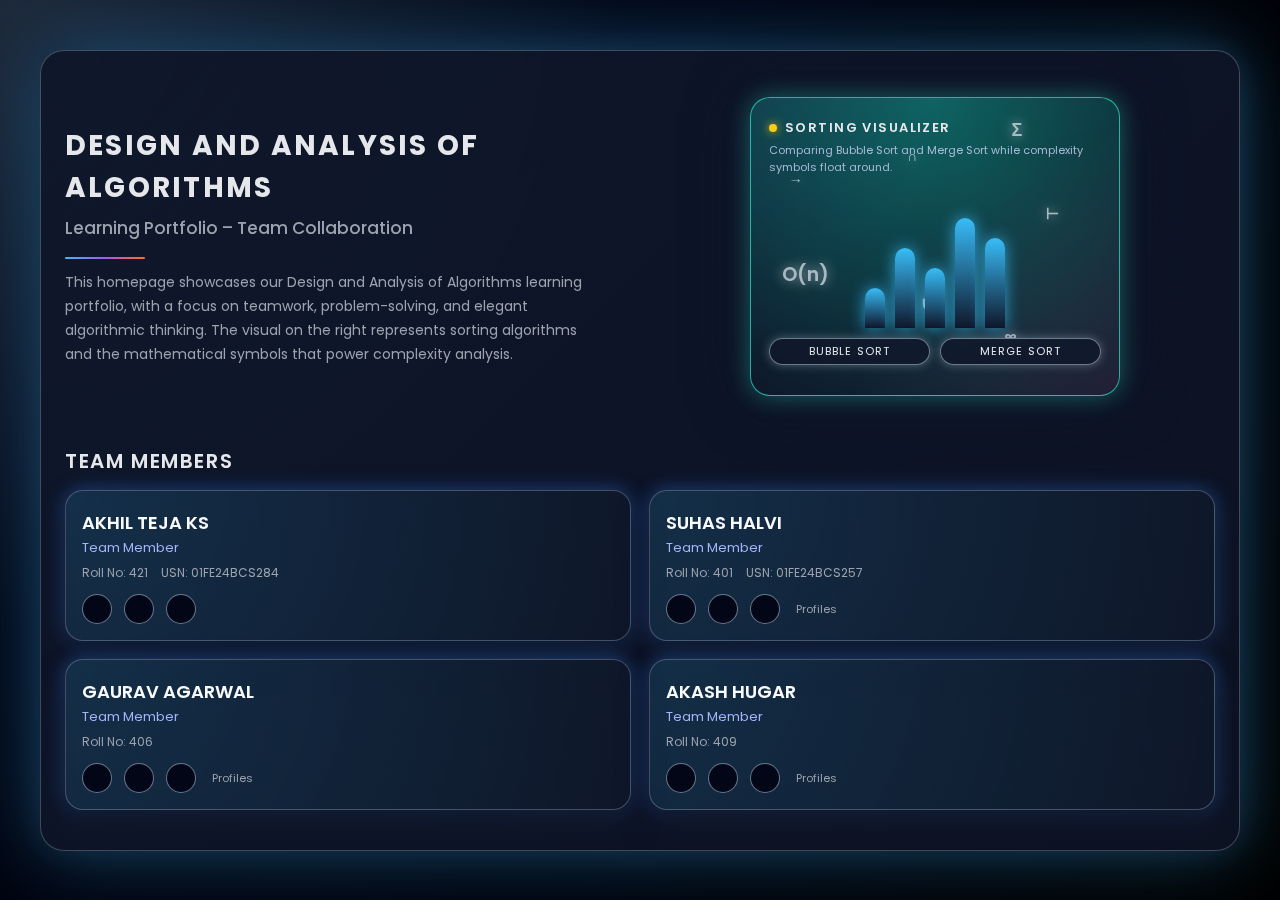
<file: index.html>
<!DOCTYPE html>
<html lang="en">
<head>
  <meta charset="UTF-8" />
  <title>DAA Learning Portfolio - Team</title>
  <meta name="viewport" content="width=device-width, initial-scale=1.0" />

  <!-- Font: Poppins -->
  <link href="https://fonts.googleapis.com/css2?family=Poppins:wght@300;400;600;700&display=swap" rel="stylesheet">

  <!-- Icons: Font Awesome -->
  <link
    rel="stylesheet"
    href="https://cdnjs.cloudflare.com/ajax/libs/font-awesome/6.5.1/css/all.min.css"
    integrity="sha512-DTOQO9RWCH3ppGqcWaEA1BIZOC6xxalwEsw9c2QQeAIftl+Vegovlnee1c9QX4TctnWMn13TZye+giMm8e2LwA=="
    crossorigin="anonymous"
    referrerpolicy="no-referrer"
  />

  <style>
    * {
      box-sizing: border-box;
      margin: 0;
      padding: 0;
    }

    body {
      min-height: 100vh;
      background: radial-gradient(circle at top left, #1e293b 0, #020617 40%, #000000 100%);
      font-family: "Poppins", sans-serif;
      color: #e5e7eb;
      display: flex;
      justify-content: center;
      align-items: center;
      padding: 30px 10px;
    }

    .page-wrapper {
      width: 100%;
      max-width: 1200px;
      background: linear-gradient(135deg, rgba(15,23,42,0.95), rgba(15,23,42,0.8));
      border-radius: 24px;
      border: 1px solid rgba(148,163,184,0.4);
      box-shadow:
        0 0 80px rgba(56,189,248,0.35),
        0 0 30px rgba(15,23,42,0.9);
      padding: 28px 24px 40px;
      backdrop-filter: blur(10px);
    }

    /* HERO SECTION */
    .hero {
      display: flex;
      flex-wrap: wrap;
      gap: 30px;
      align-items: center;
      justify-content: space-between;
      margin-bottom: 32px;
    }

    .hero-left {
      flex: 1 1 320px;
    }

    .hero-heading {
      font-size: 28px;
      letter-spacing: 0.08em;
      font-weight: 700;
      color: #e5e7eb;
      text-transform: uppercase;
    }

    .hero-subheading {
      margin-top: 6px;
      font-size: 17px;
      color: #9ca3af;
      font-weight: 500;
    }

    .hero-divider {
      margin: 16px 0 12px;
      height: 2px;
      width: 80px;
      border-radius: 999px;
      background: linear-gradient(to right, #38bdf8, #a855f7, #f97316);
    }

    .hero-text {
      font-size: 14px;
      line-height: 1.7;
      color: #9ca3af;
      max-width: 520px;
    }

    /* SORTING + SYMBOL ANIMATION BLOCK */
    .hero-visual {
      flex: 1 1 320px;
      position: relative;
      display: flex;
      justify-content: center;
      align-items: center;
      padding: 18px;
    }

    .sorting-panel {
      position: relative;
      width: 100%;
      max-width: 370px;
      padding: 20px 18px 22px;
      border-radius: 20px;
      background: radial-gradient(circle at top, rgba(15,118,110,0.8), rgba(15,23,42,0.95));
      border: 1px solid rgba(45,212,191,0.8);
      box-shadow:
        0 0 25px rgba(45,212,191,0.4),
        0 0 60px rgba(15,23,42,0.9);
      overflow: hidden;
    }

    .sorting-panel::before {
      content: "";
      position: absolute;
      inset: -40px;
      background:
        radial-gradient(circle at 0 0, rgba(56,189,248,0.18), transparent 55%),
        radial-gradient(circle at 100% 100%, rgba(244,114,182,0.22), transparent 55%);
      opacity: 0.5;
      pointer-events: none;
    }

    .panel-title {
      font-size: 13px;
      font-weight: 600;
      letter-spacing: 0.11em;
      text-transform: uppercase;
      color: #e5e7eb;
      margin-bottom: 4px;
      position: relative;
      z-index: 1;
      display: flex;
      align-items: center;
      gap: 8px;
    }

    .panel-dot {
      width: 8px;
      height: 8px;
      border-radius: 999px;
      background: #facc15;
      box-shadow: 0 0 10px rgba(250,204,21,0.9);
      animation: pulse-dot 1.3s infinite alternate;
    }

    @keyframes pulse-dot {
      0% { transform: scale(0.9); opacity: 0.7; }
      100% { transform: scale(1.15); opacity: 1; }
    }

    .panel-subtitle {
      font-size: 11px;
      color: #cbd5f5;
      opacity: 0.8;
      margin-bottom: 12px;
      position: relative;
      z-index: 1;
    }

    /* BARS */
    .bars-wrapper {
      position: relative;
      z-index: 1;
      height: 140px;
      display: flex;
      align-items: flex-end;
      justify-content: center;
      gap: 10px;
      margin-bottom: 10px;
    }

    .bar {
      width: 20px;
      border-radius: 999px 999px 4px 4px;
      background: linear-gradient(to top, #0f172a, #38bdf8);
      box-shadow: 0 0 16px rgba(56,189,248,0.8);
      animation: sortBars 2.5s ease-in-out infinite;
      transform-origin: bottom center;
    }

    .bar:nth-child(1) { height: 40px; animation-delay: 0s; }
    .bar:nth-child(2) { height: 80px; animation-delay: 0.15s; }
    .bar:nth-child(3) { height: 60px; animation-delay: 0.3s; }
    .bar:nth-child(4) { height: 110px; animation-delay: 0.45s; }
    .bar:nth-child(5) { height: 90px; animation-delay: 0.6s; }

    @keyframes sortBars {
      0%   { transform: translateY(0); filter: brightness(0.9); }
      25%  { transform: translateY(-5px); filter: brightness(1.15); }
      50%  { transform: translateY(0); filter: brightness(1); }
      75%  { transform: translateY(5px); filter: brightness(0.95); }
      100% { transform: translateY(0); filter: brightness(1); }
    }

    /* SORTING LABELS */
    .sort-labels {
      display: flex;
      justify-content: space-between;
      gap: 10px;
      margin-bottom: 8px;
      position: relative;
      z-index: 1;
    }

    .sort-label {
      flex: 1;
      font-size: 11px;
      padding: 4px 8px;
      border-radius: 999px;
      text-align: center;
      text-transform: uppercase;
      letter-spacing: 0.1em;
      background: rgba(15,23,42,0.85);
      border: 1px solid rgba(148,163,184,0.7);
      color: #e5e7eb;
      box-shadow: 0 0 10px rgba(148,163,184,0.5);
    }

    /* FLOATING SYMBOLS */
    .algo-symbols {
      position: absolute;
      inset: 10px;
      pointer-events: none;
      font-weight: 600;
      font-size: 16px;
      color: rgba(226,232,240,0.9);
    }

    .algo-symbol {
      position: absolute;
      opacity: 0.8;
      text-shadow: 0 0 12px rgba(248,250,252,0.8);
      animation: floatSymbol 6s ease-in-out infinite;
      white-space: nowrap;
    }

    .algo-symbol:nth-child(1) { top: 8px; left: 72%; font-size: 18px; animation-delay: 0s; }
    .algo-symbol:nth-child(2) { top: 55%; left: 6%;  font-size: 19px; animation-delay: 0.8s; }
    .algo-symbol:nth-child(3) { top: 78%; left: 70%; font-size: 16px; animation-delay: 1.4s; }
    .algo-symbol:nth-child(4) { top: 22%; left: 8%;  font-size: 14px; animation-delay: 2.1s; }
    .algo-symbol:nth-child(5) { top: 34%; left: 82%; font-size: 15px; animation-delay: 2.8s; }
    .algo-symbol:nth-child(6) { top: 66%; left: 46%; font-size: 17px; animation-delay: 3.4s; }
    .algo-symbol:nth-child(7) { top: 14%; left: 42%; font-size: 14px; animation-delay: 4.1s; }

    @keyframes floatSymbol {
      0%   { transform: translateY(0px); opacity: 0.9; }
      25%  { transform: translateY(-6px); opacity: 1; }
      50%  { transform: translateY(0px); opacity: 0.85; }
      75%  { transform: translateY(6px); opacity: 0.95; }
      100% { transform: translateY(0px); opacity: 0.9; }
    }

    /* TEAM SECTION */
    .team-section-title {
      margin-top: 12px;
      margin-bottom: 14px;
      font-size: 20px;
      font-weight: 600;
      color: #e5e7eb;
      letter-spacing: 0.08em;
      text-transform: uppercase;
    }

    .team-grid {
      display: grid;
      grid-template-columns: repeat(2, minmax(0, 1fr));
      gap: 18px;
    }

    @media (max-width: 800px) {
      .hero {
        flex-direction: column;
        align-items: flex-start;
      }
      .team-grid {
        grid-template-columns: minmax(0, 1fr);
      }
    }

    .team-card {
      position: relative;
      padding: 18px 16px 16px;
      border-radius: 18px;
      background: radial-gradient(circle at top left, rgba(56,189,248,0.16), rgba(15,23,42,0.96));
      border: 1px solid rgba(148,163,184,0.4);
      box-shadow:
        0 18px 30px rgba(15,23,42,0.9),
        0 0 20px rgba(59,130,246,0.45);
      overflow: hidden;
      transform: perspective(800px) translateY(30px) rotateX(8deg) scale(0.95);
      opacity: 0;
      transition:
        transform 0.7s cubic-bezier(0.16, 1, 0.3, 1),
        box-shadow 0.35s ease,
        opacity 0.7s ease;
    }

    .team-card::before {
      content: "";
      position: absolute;
      inset: -40%;
      background:
        conic-gradient(from 180deg, rgba(59,130,246,0.45), transparent 40%, rgba(244,114,182,0.3), transparent 70%);
      opacity: 0;
      transition: opacity 0.4s ease;
      pointer-events: none;
    }

    .team-card.visible {
      transform: perspective(800px) translateY(0) rotateX(0) scale(1);
      opacity: 1;
    }

    .team-card:hover {
      transform: perspective(900px) rotateX(6deg) rotateY(-5deg) translateY(-4px) scale(1.01);
      box-shadow:
        0 25px 40px rgba(15,23,42,0.95),
        0 0 30px rgba(56,189,248,0.8);
    }

    .team-card:hover::before {
      opacity: 0.65;
    }

    .member-name {
      font-size: 18px;
      font-weight: 600;
      color: #f9fafb;
    }

    .member-role {
      font-size: 13px;
      color: #a5b4fc;
      margin-top: 2px;
    }

    .member-meta {
      font-size: 12px;
      color: #9ca3af;
      margin-top: 6px;
    }

    .member-meta span {
      display: inline-block;
      margin-right: 10px;
    }

    .member-tag {
      margin-top: 8px;
      display: inline-flex;
      align-items: center;
      gap: 6px;
      padding: 4px 9px;
      font-size: 11px;
      border-radius: 999px;
      background: rgba(15,23,42,0.85);
      border: 1px solid rgba(148,163,184,0.6);
      color: #e5e7eb;
    }

    .member-tag i {
      font-size: 10px;
      color: #22c55e;
    }

    .social-row {
      margin-top: 12px;
      display: flex;
      align-items: center;
      justify-content: flex-start;
      gap: 12px;
    }

    .social-link {
      width: 30px;
      height: 30px;
      border-radius: 999px;
      display: flex;
      align-items: center;
      justify-content: center;
      text-decoration: none;
      background: radial-gradient(circle, #020617 0, #020617 60%, #0f172a 100%);
      border: 1px solid rgba(148,163,184,0.7);
      color: #e5e7eb;
      font-size: 15px;
      position: relative;
      overflow: hidden;
      transition:
        transform 0.25s ease,
        box-shadow 0.25s ease,
        border-color 0.25s ease;
    }

    .social-link::before {
      content: "";
      position: absolute;
      inset: -40%;
      background: conic-gradient(
        from 0deg,
        #38bdf8,
        #a855f7,
        #f97316,
        #22c55e,
        #38bdf8
      );
      opacity: 0;
      transition: opacity 0.3s ease;
    }

    .social-link i {
      position: relative;
      z-index: 1;
    }

    .social-link:hover {
      transform: translateY(-2px) scale(1.05);
      box-shadow: 0 0 15px rgba(56,189,248,0.9);
      border-color: transparent;
    }

    .social-link:hover::before {
      opacity: 0.9;
      animation: spinBorder 1.4s linear infinite;
    }

    @keyframes spinBorder {
      to { transform: rotate(360deg); }
    }

    .social-label {
      font-size: 11px;
      color: #9ca3af;
      margin-left: 4px;
    }
  </style>
</head>
<body>
  <div class="page-wrapper">

    <!-- HERO -->
    <section class="hero">
      <div class="hero-left">
        <h1 class="hero-heading">DESIGN AND ANALYSIS OF ALGORITHMS</h1>
        <p class="hero-subheading">Learning Portfolio – Team Collaboration</p>

        <div class="hero-divider"></div>

        <p class="hero-text">
          This homepage showcases our Design and Analysis of Algorithms learning portfolio,
          with a focus on teamwork, problem-solving, and elegant algorithmic thinking.
          The visual on the right represents sorting algorithms and the mathematical
          symbols that power complexity analysis.
        </p>
      </div>

      <!-- SORTING + SYMBOLS ANIMATION -->
      <div class="hero-visual">
        <div class="sorting-panel">
          <div class="panel-title">
            <span class="panel-dot"></span>
            Sorting Visualizer
          </div>
          <div class="panel-subtitle">
            Comparing Bubble Sort and Merge Sort while complexity symbols float around.
          </div>

          <div class="bars-wrapper">
            <div class="bar"></div>
            <div class="bar"></div>
            <div class="bar"></div>
            <div class="bar"></div>
            <div class="bar"></div>
          </div>

          <div class="sort-labels">
            <span class="sort-label">Bubble Sort</span>
            <span class="sort-label">Merge Sort</span>
          </div>

          <!-- FLOATING ALGORITHM SYMBOLS -->
          <div class="algo-symbols">
            <span class="algo-symbol">Σ</span>
            <span class="algo-symbol">O(n)</span>
            <span class="algo-symbol">∞</span>
            <span class="algo-symbol">→</span>
            <span class="algo-symbol">⊢</span>
            <span class="algo-symbol">∪</span>
            <span class="algo-symbol">∩</span>
          </div>
        </div>
      </div>
    </section>

    <!-- TEAM CARDS -->
    <h2 class="team-section-title">Team Members</h2>

    <section class="team-grid" id="team">
     <!-- AKHIL -->
<article class="team-card">
  <h3 class="member-name">AKHIL TEJA KS</h3>
  <p class="member-role">Team Member</p>
  <p class="member-meta">
    <span>Roll No: 421</span>
    <span>USN: 01FE24BCS284</span>
  </p>

  <div class="social-row">
    <!-- GitHub -->
    <a href="https://github.com/AKHILTEJA-0417" class="social-link" target="_blank" title="GitHub">
      <i class="fab fa-github"></i>
    </a>

    <!-- Portfolio -->
    <a href="https://akhilteja-0417.github.io/DAA-Portfolio/index.html" class="social-link" target="_blank" title="My Portfolio">
      <i class="fa-solid fa-globe"></i>
    </a>

    <!-- LinkedIn -->
    <a href="https://www.linkedin.com/in/akhil-teja-63a0b7326?utm_source=share&utm_campaign=share_via&utm_content=profile&utm_medium=android_app" 
       class="social-link" 
       target="_blank" 
       title="LinkedIn">
      <i class="fab fa-linkedin-in"></i>
    </a>
  </div>
</article>

      <!-- SUHAS -->
      <article class="team-card">
        <h3 class="member-name">SUHAS HALVI</h3>
        <p class="member-role">Team Member</p>
        <p class="member-meta">
          <span>Roll No: 401</span>
          <span>USN: 01FE24BCS257</span>
        </p>
        <div class="social-row">
          <a href="https://github.com/Suhas-Halvi" class="social-link" title="GitHub (Placeholder)">
            <i class="fab fa-github"></i>
          </a>
          <a href="https://suhas-halvi.github.io/Portfolio/" class="social-link" title="Portfolio (Placeholder)">
            <i class="fa-solid fa-globe"></i>
          </a>
          <a href="https://www.linkedin.com/in/suhas-halvi-32326b2a8?utm_source=share_via&utm_content=profile&utm_medium=member_android" class="social-link" title="LinkedIn (Placeholder)">
            <i class="fab fa-linkedin-in"></i>
          </a>
          <span class="social-label">Profiles</span>
        </div>
      </article>

      <!-- GAURAV -->
      <article class="team-card">
        <h3 class="member-name">GAURAV AGARWAL</h3>
        <p class="member-role">Team Member</p>
        <p class="member-meta">
          <span>Roll No: 406</span>
        </p>
        <div class="social-row">
          <a href="#" class="social-link" title="GitHub (Placeholder)">
            <i class="fab fa-github"></i>
          </a>
          <a href="#" class="social-link" title="Portfolio (Placeholder)">
            <i class="fa-solid fa-globe"></i>
          </a>
          <a href="#" class="social-link" title="LinkedIn (Placeholder)">
            <i class="fab fa-linkedin-in"></i>
          </a>
          <span class="social-label">Profiles</span>
        </div>
      </article>

      <!-- AKASH -->
      <article class="team-card">
        <h3 class="member-name">AKASH HUGAR</h3>
        <p class="member-role">Team Member</p>
        <p class="member-meta">
          <span>Roll No: 409</span>
        </p>
        <div class="social-row">
          <a href="https://github.com/akashh180" class="social-link" title="GitHub (Placeholder)">
            <i class="fab fa-github"></i>
          </a>
          <a href="https://akashh180.github.io/akash_portfolio/index.html" class="social-link" title="Portfolio (Placeholder)">
            <i class="fa-solid fa-globe"></i>
          </a>
          <a href="https://www.linkedin.com/in/akash-hugar-914156331?utm_source=share&utm_campaign=share_via&utm_content=profile&utm_medium=android_app" class="social-link" title="LinkedIn (Placeholder)">
            <i class="fab fa-linkedin-in"></i>
          </a>
          <span class="social-label">Profiles</span>
        </div>
      </article>
    </section>
  </div>

  <script>
    // Scroll animation for all team cards
    const cards = document.querySelectorAll('.team-card');

    const observer = new IntersectionObserver(
      (entries) => {
        entries.forEach(entry => {
          if (entry.isIntersecting) {
            entry.target.classList.add('visible');
          }
        });
      },
      {
        threshold: 0.2
      }
    );

    cards.forEach(card => observer.observe(card));
  </script>
</body>
</html>
</file>
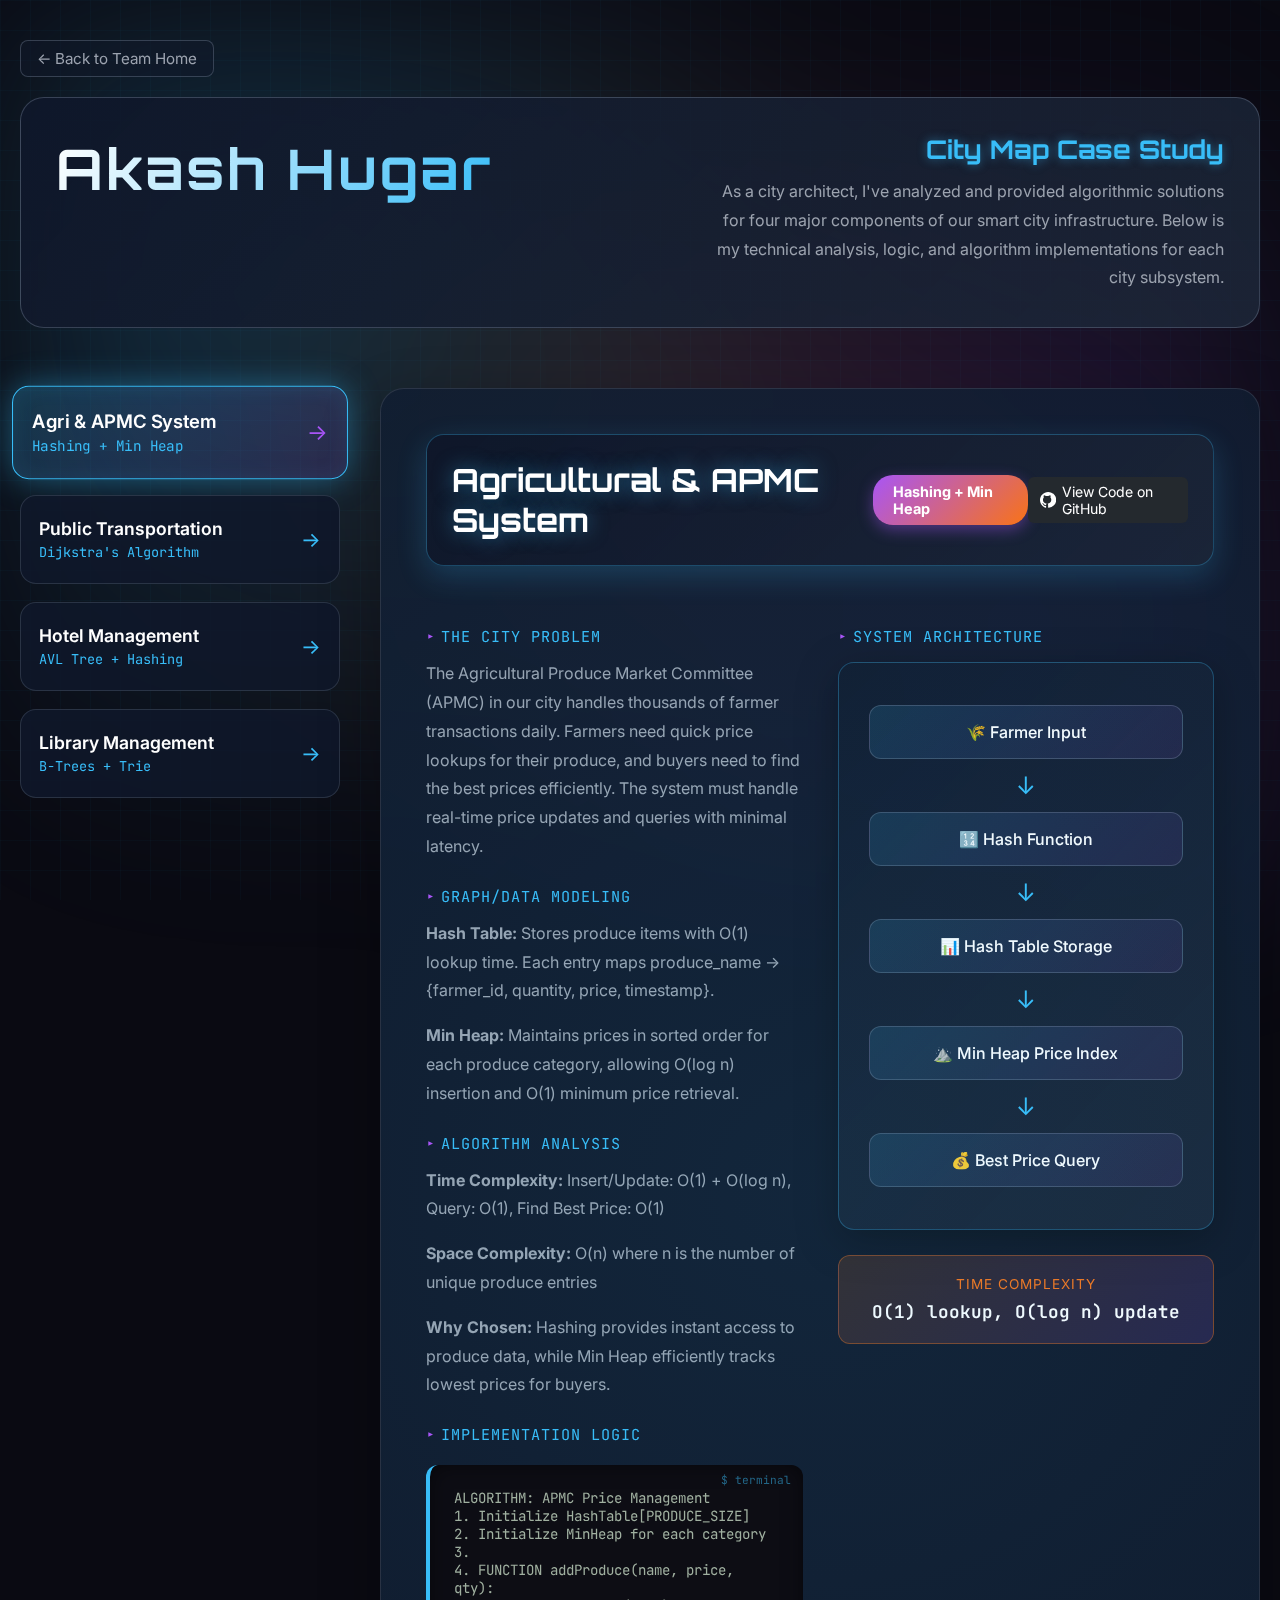
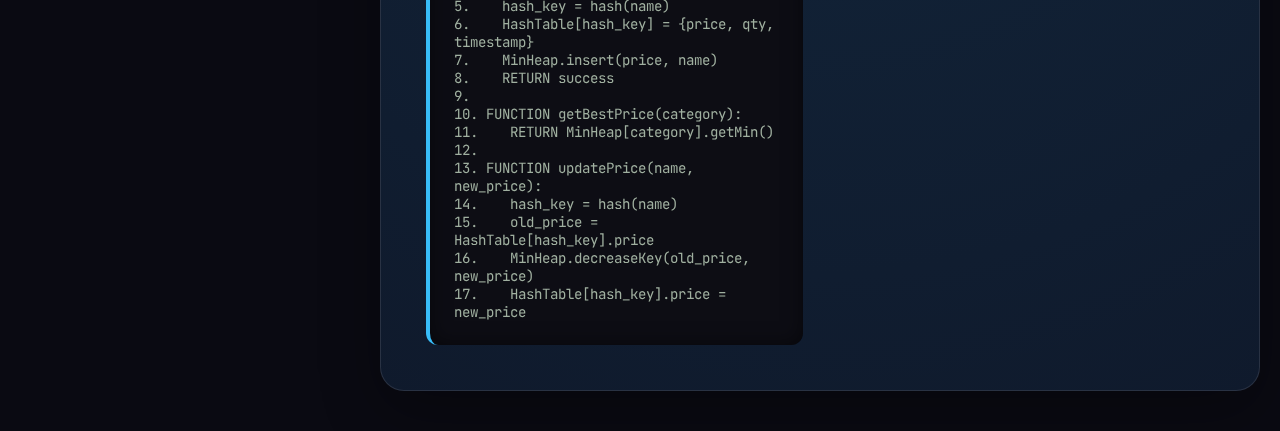
<file: akash.html>
<!DOCTYPE html>
<html lang="en">
<head>
    <meta charset="UTF-8">
    <meta name="viewport" content="width=device-width, initial-scale=1.0">
    <title>Akash Hugar | City Architect Portfolio</title>
    <link href="https://fonts.googleapis.com/css2?family=Orbitron:wght@500;700&family=Inter:wght@300;400;600&family=JetBrains+Mono:wght@400&display=swap" rel="stylesheet">
    <link rel="stylesheet" href="akstyle.css">
</head>
<body>

    <div class="animated-bg"></div>
    <div class="bg-overlay"></div>

    <div class="container">
        <a href="index.html" class="back-link">← Back to Team Home</a>

        <header>
            <div class="header-left">
                <h1>Akash Hugar</h1>
            </div>
            <div class="header-right">
                <h2>City Map Case Study</h2>
                <p>As a city architect, I've analyzed and provided algorithmic solutions for four major components of our smart city infrastructure. Below is my technical analysis, logic, and algorithm implementations for each city subsystem.</p>
            </div>
        </header>

        <div class="main-layout">
            
            <div class="nav-panel">
                <div class="nav-tab active" onclick="selectModule(1)">
                    <div>
                        <div class="tab-title">Agri & APMC System</div>
                        <div class="tab-algo">Hashing + Min Heap</div>
                    </div>
                    <div class="arrow-icon">→</div>
                </div>
                <div class="nav-tab" onclick="selectModule(2)">
                    <div>
                        <div class="tab-title">Public Transportation</div>
                        <div class="tab-algo">Dijkstra's Algorithm</div>
                    </div>
                    <div class="arrow-icon">→</div>
                </div>
                <div class="nav-tab" onclick="selectModule(3)">
                    <div>
                        <div class="tab-title">Hotel Management</div>
                        <div class="tab-algo">AVL Tree + Hashing</div>
                    </div>
                    <div class="arrow-icon">→</div>
                </div>
                <div class="nav-tab" onclick="selectModule(4)">
                    <div>
                        <div class="tab-title">Library Management</div>
                        <div class="tab-algo">B-Trees + Trie</div>
                    </div>
                    <div class="arrow-icon">→</div>
                </div>
            </div>

            <div class="display-panel">
                
                <!-- MODULE 1: AGRI & APMC -->
                <div class="content-block active" id="module-1">
                    <div class="block-header">
                        <h3 class="block-title">Agricultural & APMC System</h3>
                        <span class="block-badge">Hashing + Min Heap</span>
                        <a href="https://github.com/akashh180/Akash_DAA_Code/blob/main/hashing_minHeap.cpp" target="_blank" class="github-btn">
                            <svg height="20" width="20" viewBox="0 0 16 16" fill="currentColor">
                                <path d="M8 0C3.58 0 0 3.58 0 8c0 3.54 
                                2.29 6.53 5.47 7.59.4.07.55-.17.55-.38
                                0-.19-.01-.82-.01-1.49-2.01.37-2.53-.49
                                -2.69-.94-.09-.23-.48-.94-.82-1.13-.28
                                -.15-.68-.52-.01-.53.63-.01 1.08.58 
                                1.23.82.72 1.21 1.87.87 2.33.66.07
                                -.52.28-.87.51-1.07-1.78-.2-3.64-.89
                                -3.64-3.95 0-.87.31-1.59.82-2.15-.08
                                -.2-.36-1.02.08-2.12 0 0 .67-.21 2.2
                                .82a7.65 7.65 0 012 0c1.53-1.03 2.2-.82 
                                2.2-.82.44 1.1.16 1.92.08 2.12.51.56 
                                .82 1.27.82 2.15 0 3.07-1.87 3.75-3.65 
                                3.95.29.25.54.73.54 1.48 0 1.07-.01 
                                1.93-.01 2.2 0 .21.15.46.55.38A8.01 8.01 
                                0 0016 8c0-4.42-3.58-8-8-8z"/>
                            </svg>
                            View Code on GitHub
                        </a>

                    </div>
                    <div class="info-grid">
                        <div class="text-content">
                            <span class="label">The City Problem</span>
                            <p>The Agricultural Produce Market Committee (APMC) in our city handles thousands of farmer transactions daily. Farmers need quick price lookups for their produce, and buyers need to find the best prices efficiently. The system must handle real-time price updates and queries with minimal latency.</p>

                            <span class="label">Graph/Data Modeling</span>
                            <p><strong>Hash Table:</strong> Stores produce items with O(1) lookup time. Each entry maps produce_name → {farmer_id, quantity, price, timestamp}.</p>
                            <p><strong>Min Heap:</strong> Maintains prices in sorted order for each produce category, allowing O(log n) insertion and O(1) minimum price retrieval.</p>

                            <span class="label">Algorithm Analysis</span>
                            <p><strong>Time Complexity:</strong> Insert/Update: O(1) + O(log n), Query: O(1), Find Best Price: O(1)</p>
                            <p><strong>Space Complexity:</strong> O(n) where n is the number of unique produce entries</p>
                            <p><strong>Why Chosen:</strong> Hashing provides instant access to produce data, while Min Heap efficiently tracks lowest prices for buyers.</p>

                            <span class="label">Implementation Logic</span>
                            <div class="logic-terminal">ALGORITHM: APMC Price Management
1. Initialize HashTable[PRODUCE_SIZE]
2. Initialize MinHeap for each category
3. 
4. FUNCTION addProduce(name, price, qty):
5.    hash_key = hash(name)
6.    HashTable[hash_key] = {price, qty, timestamp}
7.    MinHeap.insert(price, name)
8.    RETURN success
9.
10. FUNCTION getBestPrice(category):
11.    RETURN MinHeap[category].getMin()
12.
13. FUNCTION updatePrice(name, new_price):
14.    hash_key = hash(name)
15.    old_price = HashTable[hash_key].price
16.    MinHeap.decreaseKey(old_price, new_price)
17.    HashTable[hash_key].price = new_price</div>
                        </div>
                        <div class="visual-content">
                            <span class="label">System Architecture</span>
                            <div class="architecture-box">
                                <div class="arch-item">🌾 Farmer Input</div>
                                <div class="arch-arrow">↓</div>
                                <div class="arch-item">🔢 Hash Function</div>
                                <div class="arch-arrow">↓</div>
                                <div class="arch-item">📊 Hash Table Storage</div>
                                <div class="arch-arrow">↓</div>
                                <div class="arch-item">⛰️ Min Heap Price Index</div>
                                <div class="arch-arrow">↓</div>
                                <div class="arch-item">💰 Best Price Query</div>
                            </div>
                            <div class="complexity-badge">
                                <div class="badge-title">Time Complexity</div>
                                <div class="badge-value">O(1) lookup, O(log n) update</div>
                            </div>
                        </div>
                    </div>
                </div>

                <!-- MODULE 2: PUBLIC TRANSPORTATION -->
                <div class="content-block" id="module-2">
                    <div class="block-header">
                        <h3 class="block-title">Public Transportation Network</h3>
                        <span class="block-badge">Dijkstra's Algorithm</span>
                        <a href="https://github.com/akashh180/Akash_DAA_Code/blob/main/dijkstraAlgo.cpp" target="_blank" class="github-btn">
                            <svg height="20" width="20" viewBox="0 0 16 16" fill="currentColor">
                                <path d="M8 0C3.58 0 0 3.58 0 8c0 3.54 
                                2.29 6.53 5.47 7.59.4.07.55-.17.55-.38
                                0-.19-.01-.82-.01-1.49-2.01.37-2.53-.49
                                -2.69-.94-.09-.23-.48-.94-.82-1.13-.28
                                -.15-.68-.52-.01-.53.63-.01 1.08.58 
                                1.23.82.72 1.21 1.87.87 2.33.66.07
                                -.52.28-.87.51-1.07-1.78-.2-3.64-.89
                                -3.64-3.95 0-.87.31-1.59.82-2.15-.08
                                -.2-.36-1.02.08-2.12 0 0 .67-.21 2.2
                                .82a7.65 7.65 0 012 0c1.53-1.03 2.2-.82 
                                2.2-.82.44 1.1.16 1.92.08 2.12.51.56 
                                .82 1.27.82 2.15 0 3.07-1.87 3.75-3.65 
                                3.95.29.25.54.73.54 1.48 0 1.07-.01 
                                1.93-.01 2.2 0 .21.15.46.55.38A8.01 8.01 
                                0 0016 8c0-4.42-3.58-8-8-8z"/>
                            </svg>
                            View Code on GitHub
                        </a>                        
                    </div>
                    <div class="info-grid">
                        <div class="text-content">
                            <span class="label">The City Problem</span>
                            <p>Our city's bus and metro network spans 150+ stations. Citizens need to find the shortest routes between any two stations considering distance, time, and traffic conditions. The system must provide optimal routes in real-time for daily commuters.</p>

                            <span class="label">Graph Modeling</span>
                            <p><strong>Nodes:</strong> 150 transportation stations (bus stops, metro stations)</p>
                            <p><strong>Edges:</strong> Direct routes between connected stations</p>
                            <p><strong>Weights:</strong> Travel time (in minutes) considering traffic patterns</p>
                            <p><strong>Graph Type:</strong> Weighted, directed graph (some routes are one-way)</p>

                            <span class="label">Algorithm Analysis</span>
                            <p><strong>Time Complexity:</strong> O((V + E) log V) with min-priority queue</p>
                            <p><strong>Space Complexity:</strong> O(V) for distance array and priority queue</p>
                            <p><strong>Why Chosen:</strong> Dijkstra's algorithm guarantees shortest path in non-negative weighted graphs, perfect for real-time route optimization.</p>

                            <span class="label">Implementation Logic</span>
                            <div class="logic-terminal">ALGORITHM: Shortest Route Finder
1. FUNCTION findShortestRoute(source, destination):
2.    distance[] = INFINITY for all nodes
3.    distance[source] = 0
4.    priorityQueue.insert(source, 0)
5.    visited = empty set
6.    
7.    WHILE priorityQueue is not empty:
8.       current = priorityQueue.extractMin()
9.       IF current == destination:
10.         RETURN reconstructPath(destination)
11.      
12.      IF current in visited:
13.         CONTINUE
14.      visited.add(current)
15.      
16.      FOR each neighbor of current:
17.         newDist = distance[current] + weight(current, neighbor)
18.         IF newDist < distance[neighbor]:
19.            distance[neighbor] = newDist
20.            parent[neighbor] = current
21.            priorityQueue.insert(neighbor, newDist)</div>
                        </div>
                        <div class="visual-content">
                            <span class="label">Network Architecture</span>
                            <div class="architecture-box">
                                <div class="arch-item">🚏 Station Network</div>
                                <div class="arch-arrow">↓</div>
                                <div class="arch-item">🗺️ Graph Construction</div>
                                <div class="arch-arrow">↓</div>
                                <div class="arch-item">⚡ Dijkstra's Algorithm</div>
                                <div class="arch-arrow">↓</div>
                                <div class="arch-item">🛤️ Optimal Path</div>
                                <div class="arch-arrow">↓</div>
                                <div class="arch-item">📱 User Display</div>
                            </div>
                            <div class="complexity-badge">
                                <div class="badge-title">Time Complexity</div>
                                <div class="badge-value">O((V + E) log V)</div>
                            </div>
                        </div>
                    </div>
                </div>

                <!-- MODULE 3: HOTEL MANAGEMENT -->
                <div class="content-block" id="module-3">
                    <div class="block-header">
                        <h3 class="block-title">Hotel Management System</h3>
                        <span class="block-badge">AVL Tree + Hashing</span>
                        <a href="https://github.com/akashh180/Akash_DAA_Code/blob/main/btree_trie.cp" target="_blank" class="github-btn">
                            <svg height="20" width="20" viewBox="0 0 16 16" fill="currentColor">
                                <path d="M8 0C3.58 0 0 3.58 0 8c0 3.54 
                                2.29 6.53 5.47 7.59.4.07.55-.17.55-.38
                                0-.19-.01-.82-.01-1.49-2.01.37-2.53-.49
                                -2.69-.94-.09-.23-.48-.94-.82-1.13-.28
                                -.15-.68-.52-.01-.53.63-.01 1.08.58 
                                1.23.82.72 1.21 1.87.87 2.33.66.07
                                -.52.28-.87.51-1.07-1.78-.2-3.64-.89
                                -3.64-3.95 0-.87.31-1.59.82-2.15-.08
                                -.2-.36-1.02.08-2.12 0 0 .67-.21 2.2
                                .82a7.65 7.65 0 012 0c1.53-1.03 2.2-.82 
                                2.2-.82.44 1.1.16 1.92.08 2.12.51.56 
                                .82 1.27.82 2.15 0 3.07-1.87 3.75-3.65 
                                3.95.29.25.54.73.54 1.48 0 1.07-.01 
                                1.93-.01 2.2 0 .21.15.46.55.38A8.01 8.01 
                                0 0016 8c0-4.42-3.58-8-8-8z"/>
                            </svg>
                            View Code on GitHub
                        </a>                        
                    </div>
                    <div class="info-grid">
                        <div class="text-content">
                            <span class="label">The City Problem</span>
                            <p>The city's 500+ hotels need an efficient booking system that handles check-ins, check-outs, and room availability queries. The system must support range queries (find all rooms in price range), sorted listings, and fast lookups by booking ID.</p>

                            <span class="label">Data Structure Modeling</span>
                            <p><strong>AVL Tree:</strong> Stores rooms sorted by price for range queries and sorted display. Maintains O(log n) balance for all operations.</p>
                            <p><strong>Hash Table:</strong> Maps booking_id → booking_details for O(1) customer lookups.</p>
                            <p><strong>Data:</strong> {room_id, price, availability, customer_id, booking_date}</p>

                            <span class="label">Algorithm Analysis</span>
                            <p><strong>Time Complexity:</strong> Insert/Delete/Search: O(log n), Range Query: O(log n + k), Booking Lookup: O(1)</p>
                            <p><strong>Space Complexity:</strong> O(n) for AVL tree + O(m) for hash table bookings</p>
                            <p><strong>Why Chosen:</strong> AVL tree maintains sorted order for price-based queries while ensuring balanced operations. Hashing provides instant booking lookups.</p>

                            <span class="label">Implementation Logic</span>
                            <div class="logic-terminal">ALGORITHM: Hotel Room Management
1. Initialize AVLTree for rooms (sorted by price)
2. Initialize HashTable for bookings
3.
4. FUNCTION addRoom(room_id, price):
5.    node = createNode(room_id, price, available=true)
6.    AVLTree.insert(node)
7.    rebalance_if_needed()
8.
9. FUNCTION bookRoom(customer_id, price_min, price_max):
10.   available_rooms = AVLTree.rangeQuery(price_min, price_max)
11.   IF available_rooms.empty():
12.      RETURN "No rooms available"
13.   room = available_rooms[0]
14.   booking_id = generateUniqueID()
15.   HashTable[booking_id] = {customer_id, room.id, timestamp}
16.   AVLTree.updateAvailability(room.id, false)
17.   RETURN booking_id
18.
19. FUNCTION checkoutRoom(booking_id):
20.   booking = HashTable[booking_id]
21.   AVLTree.updateAvailability(booking.room_id, true)
22.   DELETE HashTable[booking_id]</div>
                        </div>
                        <div class="visual-content">
                            <span class="label">System Architecture</span>
                            <div class="architecture-box">
                                <div class="arch-item">🏨 Room Database</div>
                                <div class="arch-arrow">↓</div>
                                <div class="arch-item">🌳 AVL Tree (Price-sorted)</div>
                                <div class="arch-arrow">↓</div>
                                <div class="arch-item">🔍 Range Query Engine</div>
                                <div class="arch-arrow">↓</div>
                                <div class="arch-item">#️⃣ Booking Hash Table</div>
                                <div class="arch-arrow">↓</div>
                                <div class="arch-item">✅ Confirmation System</div>
                            </div>
                            <div class="complexity-badge">
                                <div class="badge-title">Time Complexity</div>
                                <div class="badge-value">O(log n) operations</div>
                            </div>
                        </div>
                    </div>
                </div>

                <!-- MODULE 4: LIBRARY MANAGEMENT -->
                <div class="content-block" id="module-4">
                    <div class="block-header">
                        <h3 class="block-title">Library Management System</h3>
                        <span class="block-badge">B-Trees + Trie</span>
                        <a href="https://github.com/akashh180/Akash_DAA_Code/blob/main/avlTree_hashing.cpp" target="_blank" class="github-btn">
                            <svg height="20" width="20" viewBox="0 0 16 16" fill="currentColor">
                                <path d="M8 0C3.58 0 0 3.58 0 8c0 3.54 
                                2.29 6.53 5.47 7.59.4.07.55-.17.55-.38
                                0-.19-.01-.82-.01-1.49-2.01.37-2.53-.49
                                -2.69-.94-.09-.23-.48-.94-.82-1.13-.28
                                -.15-.68-.52-.01-.53.63-.01 1.08.58 
                                1.23.82.72 1.21 1.87.87 2.33.66.07
                                -.52.28-.87.51-1.07-1.78-.2-3.64-.89
                                -3.64-3.95 0-.87.31-1.59.82-2.15-.08
                                -.2-.36-1.02.08-2.12 0 0 .67-.21 2.2
                                .82a7.65 7.65 0 012 0c1.53-1.03 2.2-.82 
                                2.2-.82.44 1.1.16 1.92.08 2.12.51.56 
                                .82 1.27.82 2.15 0 3.07-1.87 3.75-3.65 
                                3.95.29.25.54.73.54 1.48 0 1.07-.01 
                                1.93-.01 2.2 0 .21.15.46.55.38A8.01 8.01 
                                0 0016 8c0-4.42-3.58-8-8-8z"/>
                            </svg>
                            View Code on GitHub
                        </a>                        
                    </div>
                    <div class="info-grid">
                        <div class="text-content">
                            <span class="label">The City Problem</span>
                            <p>The city's central library contains 100,000+ books across multiple branches. Users need efficient search by ISBN, title prefix matching, and category-based browsing. The system must handle frequent insertions, deletions, and provide auto-complete suggestions.</p>

                            <span class="label">Data Structure Modeling</span>
                            <p><strong>B-Tree (Order 5):</strong> Stores books indexed by ISBN for efficient range queries and sorted access. Optimized for disk-based storage.</p>
                            <p><strong>Trie:</strong> Stores book titles for prefix matching and auto-complete functionality. Enables fast search suggestions as users type.</p>
                            <p><strong>Data:</strong> {isbn, title, author, category, availability_status}</p>

                            <span class="label">Algorithm Analysis</span>
                            <p><strong>B-Tree Operations:</strong> Search/Insert/Delete: O(log n), Range Query: O(log n + k)</p>
                            <p><strong>Trie Operations:</strong> Insert: O(m), Search: O(m), Prefix Match: O(m + k) where m = string length</p>
                            <p><strong>Why Chosen:</strong> B-Trees minimize disk I/O for large datasets. Trie provides instant prefix matching for user-friendly search experience.</p>

                            <span class="label">Implementation Logic</span>
                            <div class="logic-terminal">ALGORITHM: Library Book Management
1. Initialize B-Tree (order = 5) for ISBN index
2. Initialize Trie for title indexing
3.
4. FUNCTION addBook(isbn, title, author):
5.    book = {isbn, title, author, available=true}
6.    BTree.insert(isbn, book)
7.    Trie.insert(title.toLowerCase(), isbn)
8.
9. FUNCTION searchByISBN(isbn):
10.   RETURN BTree.search(isbn)
11.
12. FUNCTION searchByTitlePrefix(prefix):
13.   matching_isbns = Trie.getAllWithPrefix(prefix)
14.   results = []
15.   FOR each isbn in matching_isbns:
16.      book = BTree.search(isbn)
17.      results.append(book)
18.   RETURN results
19.
20. FUNCTION issueBook(isbn, user_id):
21.   book = BTree.search(isbn)
22.   IF book.available:
23.      book.available = false
24.      book.issued_to = user_id
25.      book.issue_date = getCurrentDate()
26.      RETURN success
27.   RETURN "Book not available"</div>
                        </div>
                        <div class="visual-content">
                            <span class="label">System Architecture</span>
                            <div class="architecture-box">
                                <div class="arch-item">📚 Book Database</div>
                                <div class="arch-arrow">↓</div>
                                <div class="arch-item">🌲 B-Tree Index (ISBN)</div>
                                <div class="arch-arrow">↓</div>
                                <div class="arch-item">🔤 Trie Index (Titles)</div>
                                <div class="arch-arrow">↓</div>
                                <div class="arch-item">🔍 Search Engine</div>
                                <div class="arch-arrow">↓</div>
                                <div class="arch-item">📖 Result Display</div>
                            </div>
                            <div class="complexity-badge">
                                <div class="badge-title">Time Complexity</div>
                                <div class="badge-value">O(log n) B-Tree, O(m) Trie</div>
                            </div>
                        </div>
                    </div>
                </div>

            </div>

        </div>
    </div>

    <script>
        function selectModule(id) {
            // Remove active from all tabs and blocks
            document.querySelectorAll('.nav-tab').forEach(tab => tab.classList.remove('active'));
            document.querySelectorAll('.content-block').forEach(block => block.classList.remove('active'));
            
            // Add active to selected tab and block
            document.querySelectorAll('.nav-tab')[id-1].classList.add('active');
            document.getElementById(`module-${id}`).classList.add('active');
        }
    </script>

</body>
</html>
</file>
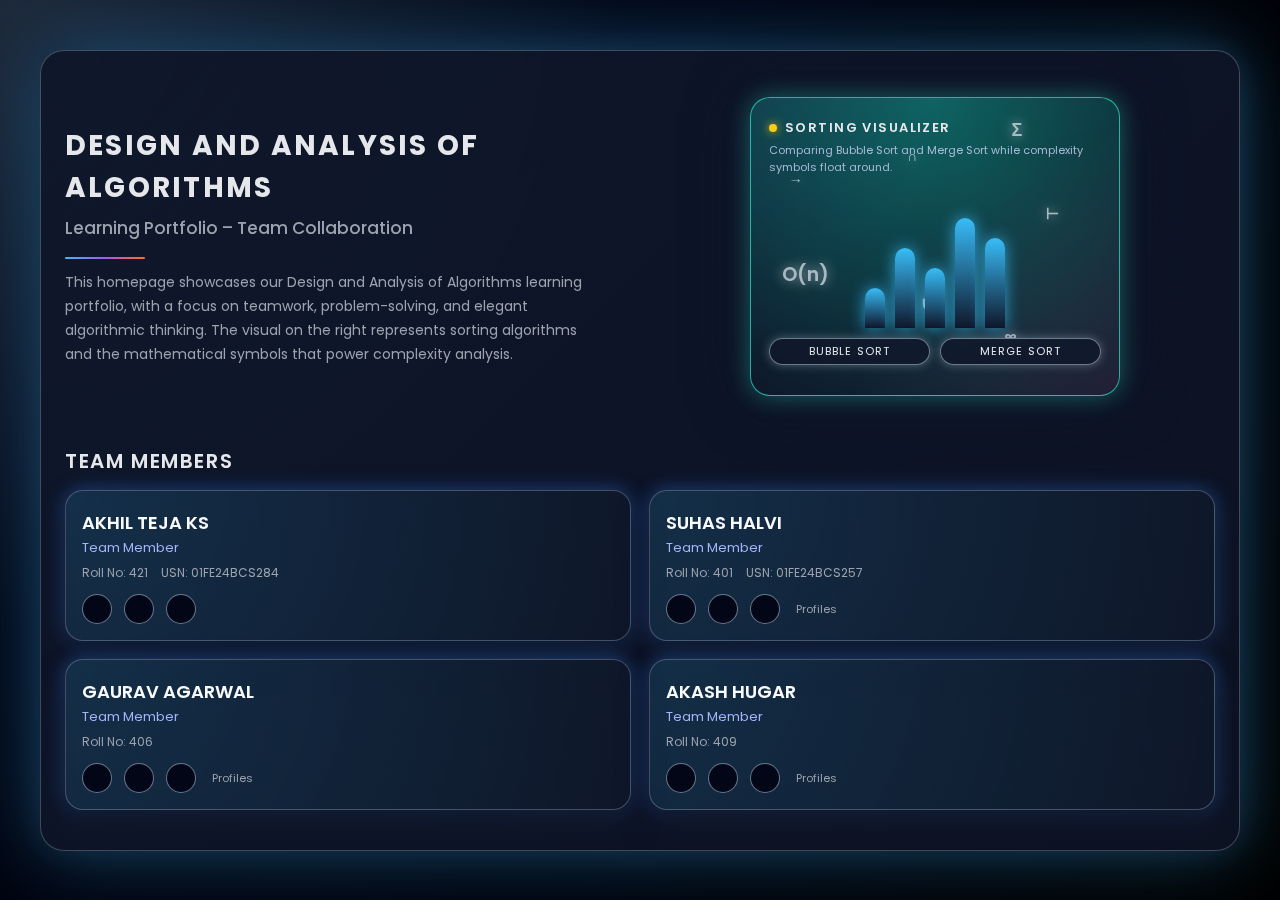
<file: TEAM.html>
<!DOCTYPE html>
<html lang="en">
<head>
  <meta charset="UTF-8" />
  <title>DAA Learning Portfolio - Team</title>
  <meta name="viewport" content="width=device-width, initial-scale=1.0" />

  <!-- Font: Poppins -->
  <link href="https://fonts.googleapis.com/css2?family=Poppins:wght@300;400;600;700&display=swap" rel="stylesheet">

  <!-- Icons: Font Awesome -->
  <link
    rel="stylesheet"
    href="https://cdnjs.cloudflare.com/ajax/libs/font-awesome/6.5.1/css/all.min.css"
    integrity="sha512-DTOQO9RWCH3ppGqcWaEA1BIZOC6xxalwEsw9c2QQeAIftl+Vegovlnee1c9QX4TctnWMn13TZye+giMm8e2LwA=="
    crossorigin="anonymous"
    referrerpolicy="no-referrer"
  />

  <style>
    * {
      box-sizing: border-box;
      margin: 0;
      padding: 0;
    }

    body {
      min-height: 100vh;
      background: radial-gradient(circle at top left, #1e293b 0, #020617 40%, #000000 100%);
      font-family: "Poppins", sans-serif;
      color: #e5e7eb;
      display: flex;
      justify-content: center;
      align-items: center;
      padding: 30px 10px;
    }

    .page-wrapper {
      width: 100%;
      max-width: 1200px;
      background: linear-gradient(135deg, rgba(15,23,42,0.95), rgba(15,23,42,0.8));
      border-radius: 24px;
      border: 1px solid rgba(148,163,184,0.4);
      box-shadow:
        0 0 80px rgba(56,189,248,0.35),
        0 0 30px rgba(15,23,42,0.9);
      padding: 28px 24px 40px;
      backdrop-filter: blur(10px);
    }

    /* HERO SECTION */
    .hero {
      display: flex;
      flex-wrap: wrap;
      gap: 30px;
      align-items: center;
      justify-content: space-between;
      margin-bottom: 32px;
    }

    .hero-left {
      flex: 1 1 320px;
    }

    .hero-heading {
      font-size: 28px;
      letter-spacing: 0.08em;
      font-weight: 700;
      color: #e5e7eb;
      text-transform: uppercase;
    }

    .hero-subheading {
      margin-top: 6px;
      font-size: 17px;
      color: #9ca3af;
      font-weight: 500;
    }

    .hero-divider {
      margin: 16px 0 12px;
      height: 2px;
      width: 80px;
      border-radius: 999px;
      background: linear-gradient(to right, #38bdf8, #a855f7, #f97316);
    }

    .hero-text {
      font-size: 14px;
      line-height: 1.7;
      color: #9ca3af;
      max-width: 520px;
    }

    /* SORTING + SYMBOL ANIMATION BLOCK */
    .hero-visual {
      flex: 1 1 320px;
      position: relative;
      display: flex;
      justify-content: center;
      align-items: center;
      padding: 18px;
    }

    .sorting-panel {
      position: relative;
      width: 100%;
      max-width: 370px;
      padding: 20px 18px 22px;
      border-radius: 20px;
      background: radial-gradient(circle at top, rgba(15,118,110,0.8), rgba(15,23,42,0.95));
      border: 1px solid rgba(45,212,191,0.8);
      box-shadow:
        0 0 25px rgba(45,212,191,0.4),
        0 0 60px rgba(15,23,42,0.9);
      overflow: hidden;
    }

    .sorting-panel::before {
      content: "";
      position: absolute;
      inset: -40px;
      background:
        radial-gradient(circle at 0 0, rgba(56,189,248,0.18), transparent 55%),
        radial-gradient(circle at 100% 100%, rgba(244,114,182,0.22), transparent 55%);
      opacity: 0.5;
      pointer-events: none;
    }

    .panel-title {
      font-size: 13px;
      font-weight: 600;
      letter-spacing: 0.11em;
      text-transform: uppercase;
      color: #e5e7eb;
      margin-bottom: 4px;
      position: relative;
      z-index: 1;
      display: flex;
      align-items: center;
      gap: 8px;
    }

    .panel-dot {
      width: 8px;
      height: 8px;
      border-radius: 999px;
      background: #facc15;
      box-shadow: 0 0 10px rgba(250,204,21,0.9);
      animation: pulse-dot 1.3s infinite alternate;
    }

    @keyframes pulse-dot {
      0% { transform: scale(0.9); opacity: 0.7; }
      100% { transform: scale(1.15); opacity: 1; }
    }

    .panel-subtitle {
      font-size: 11px;
      color: #cbd5f5;
      opacity: 0.8;
      margin-bottom: 12px;
      position: relative;
      z-index: 1;
    }

    /* BARS */
    .bars-wrapper {
      position: relative;
      z-index: 1;
      height: 140px;
      display: flex;
      align-items: flex-end;
      justify-content: center;
      gap: 10px;
      margin-bottom: 10px;
    }

    .bar {
      width: 20px;
      border-radius: 999px 999px 4px 4px;
      background: linear-gradient(to top, #0f172a, #38bdf8);
      box-shadow: 0 0 16px rgba(56,189,248,0.8);
      animation: sortBars 2.5s ease-in-out infinite;
      transform-origin: bottom center;
    }

    .bar:nth-child(1) { height: 40px; animation-delay: 0s; }
    .bar:nth-child(2) { height: 80px; animation-delay: 0.15s; }
    .bar:nth-child(3) { height: 60px; animation-delay: 0.3s; }
    .bar:nth-child(4) { height: 110px; animation-delay: 0.45s; }
    .bar:nth-child(5) { height: 90px; animation-delay: 0.6s; }

    @keyframes sortBars {
      0%   { transform: translateY(0); filter: brightness(0.9); }
      25%  { transform: translateY(-5px); filter: brightness(1.15); }
      50%  { transform: translateY(0); filter: brightness(1); }
      75%  { transform: translateY(5px); filter: brightness(0.95); }
      100% { transform: translateY(0); filter: brightness(1); }
    }

    /* SORTING LABELS */
    .sort-labels {
      display: flex;
      justify-content: space-between;
      gap: 10px;
      margin-bottom: 8px;
      position: relative;
      z-index: 1;
    }

    .sort-label {
      flex: 1;
      font-size: 11px;
      padding: 4px 8px;
      border-radius: 999px;
      text-align: center;
      text-transform: uppercase;
      letter-spacing: 0.1em;
      background: rgba(15,23,42,0.85);
      border: 1px solid rgba(148,163,184,0.7);
      color: #e5e7eb;
      box-shadow: 0 0 10px rgba(148,163,184,0.5);
    }

    /* FLOATING SYMBOLS */
    .algo-symbols {
      position: absolute;
      inset: 10px;
      pointer-events: none;
      font-weight: 600;
      font-size: 16px;
      color: rgba(226,232,240,0.9);
    }

    .algo-symbol {
      position: absolute;
      opacity: 0.8;
      text-shadow: 0 0 12px rgba(248,250,252,0.8);
      animation: floatSymbol 6s ease-in-out infinite;
      white-space: nowrap;
    }

    .algo-symbol:nth-child(1) { top: 8px; left: 72%; font-size: 18px; animation-delay: 0s; }
    .algo-symbol:nth-child(2) { top: 55%; left: 6%;  font-size: 19px; animation-delay: 0.8s; }
    .algo-symbol:nth-child(3) { top: 78%; left: 70%; font-size: 16px; animation-delay: 1.4s; }
    .algo-symbol:nth-child(4) { top: 22%; left: 8%;  font-size: 14px; animation-delay: 2.1s; }
    .algo-symbol:nth-child(5) { top: 34%; left: 82%; font-size: 15px; animation-delay: 2.8s; }
    .algo-symbol:nth-child(6) { top: 66%; left: 46%; font-size: 17px; animation-delay: 3.4s; }
    .algo-symbol:nth-child(7) { top: 14%; left: 42%; font-size: 14px; animation-delay: 4.1s; }

    @keyframes floatSymbol {
      0%   { transform: translateY(0px); opacity: 0.9; }
      25%  { transform: translateY(-6px); opacity: 1; }
      50%  { transform: translateY(0px); opacity: 0.85; }
      75%  { transform: translateY(6px); opacity: 0.95; }
      100% { transform: translateY(0px); opacity: 0.9; }
    }

    /* TEAM SECTION */
    .team-section-title {
      margin-top: 12px;
      margin-bottom: 14px;
      font-size: 20px;
      font-weight: 600;
      color: #e5e7eb;
      letter-spacing: 0.08em;
      text-transform: uppercase;
    }

    .team-grid {
      display: grid;
      grid-template-columns: repeat(2, minmax(0, 1fr));
      gap: 18px;
    }

    @media (max-width: 800px) {
      .hero {
        flex-direction: column;
        align-items: flex-start;
      }
      .team-grid {
        grid-template-columns: minmax(0, 1fr);
      }
    }

    .team-card {
      position: relative;
      padding: 18px 16px 16px;
      border-radius: 18px;
      background: radial-gradient(circle at top left, rgba(56,189,248,0.16), rgba(15,23,42,0.96));
      border: 1px solid rgba(148,163,184,0.4);
      box-shadow:
        0 18px 30px rgba(15,23,42,0.9),
        0 0 20px rgba(59,130,246,0.45);
      overflow: hidden;
      transform: perspective(800px) translateY(30px) rotateX(8deg) scale(0.95);
      opacity: 0;
      transition:
        transform 0.7s cubic-bezier(0.16, 1, 0.3, 1),
        box-shadow 0.35s ease,
        opacity 0.7s ease;
    }

    .team-card::before {
      content: "";
      position: absolute;
      inset: -40%;
      background:
        conic-gradient(from 180deg, rgba(59,130,246,0.45), transparent 40%, rgba(244,114,182,0.3), transparent 70%);
      opacity: 0;
      transition: opacity 0.4s ease;
      pointer-events: none;
    }

    .team-card.visible {
      transform: perspective(800px) translateY(0) rotateX(0) scale(1);
      opacity: 1;
    }

    .team-card:hover {
      transform: perspective(900px) rotateX(6deg) rotateY(-5deg) translateY(-4px) scale(1.01);
      box-shadow:
        0 25px 40px rgba(15,23,42,0.95),
        0 0 30px rgba(56,189,248,0.8);
    }

    .team-card:hover::before {
      opacity: 0.65;
    }

    .member-name {
      font-size: 18px;
      font-weight: 600;
      color: #f9fafb;
    }

    .member-role {
      font-size: 13px;
      color: #a5b4fc;
      margin-top: 2px;
    }

    .member-meta {
      font-size: 12px;
      color: #9ca3af;
      margin-top: 6px;
    }

    .member-meta span {
      display: inline-block;
      margin-right: 10px;
    }

    .member-tag {
      margin-top: 8px;
      display: inline-flex;
      align-items: center;
      gap: 6px;
      padding: 4px 9px;
      font-size: 11px;
      border-radius: 999px;
      background: rgba(15,23,42,0.85);
      border: 1px solid rgba(148,163,184,0.6);
      color: #e5e7eb;
    }

    .member-tag i {
      font-size: 10px;
      color: #22c55e;
    }

    .social-row {
      margin-top: 12px;
      display: flex;
      align-items: center;
      justify-content: flex-start;
      gap: 12px;
    }

    .social-link {
      width: 30px;
      height: 30px;
      border-radius: 999px;
      display: flex;
      align-items: center;
      justify-content: center;
      text-decoration: none;
      background: radial-gradient(circle, #020617 0, #020617 60%, #0f172a 100%);
      border: 1px solid rgba(148,163,184,0.7);
      color: #e5e7eb;
      font-size: 15px;
      position: relative;
      overflow: hidden;
      transition:
        transform 0.25s ease,
        box-shadow 0.25s ease,
        border-color 0.25s ease;
    }

    .social-link::before {
      content: "";
      position: absolute;
      inset: -40%;
      background: conic-gradient(
        from 0deg,
        #38bdf8,
        #a855f7,
        #f97316,
        #22c55e,
        #38bdf8
      );
      opacity: 0;
      transition: opacity 0.3s ease;
    }

    .social-link i {
      position: relative;
      z-index: 1;
    }

    .social-link:hover {
      transform: translateY(-2px) scale(1.05);
      box-shadow: 0 0 15px rgba(56,189,248,0.9);
      border-color: transparent;
    }

    .social-link:hover::before {
      opacity: 0.9;
      animation: spinBorder 1.4s linear infinite;
    }

    @keyframes spinBorder {
      to { transform: rotate(360deg); }
    }

    .social-label {
      font-size: 11px;
      color: #9ca3af;
      margin-left: 4px;
    }
  </style>
</head>
<body>
  <div class="page-wrapper">

    <!-- HERO -->
    <section class="hero">
      <div class="hero-left">
        <h1 class="hero-heading">DESIGN AND ANALYSIS OF ALGORITHMS</h1>
        <p class="hero-subheading">Learning Portfolio – Team Collaboration</p>

        <div class="hero-divider"></div>

        <p class="hero-text">
          This homepage showcases our Design and Analysis of Algorithms learning portfolio,
          with a focus on teamwork, problem-solving, and elegant algorithmic thinking.
          The visual on the right represents sorting algorithms and the mathematical
          symbols that power complexity analysis.
        </p>
      </div>

      <!-- SORTING + SYMBOLS ANIMATION -->
      <div class="hero-visual">
        <div class="sorting-panel">
          <div class="panel-title">
            <span class="panel-dot"></span>
            Sorting Visualizer
          </div>
          <div class="panel-subtitle">
            Comparing Bubble Sort and Merge Sort while complexity symbols float around.
          </div>

          <div class="bars-wrapper">
            <div class="bar"></div>
            <div class="bar"></div>
            <div class="bar"></div>
            <div class="bar"></div>
            <div class="bar"></div>
          </div>

          <div class="sort-labels">
            <span class="sort-label">Bubble Sort</span>
            <span class="sort-label">Merge Sort</span>
          </div>

          <!-- FLOATING ALGORITHM SYMBOLS -->
          <div class="algo-symbols">
            <span class="algo-symbol">Σ</span>
            <span class="algo-symbol">O(n)</span>
            <span class="algo-symbol">∞</span>
            <span class="algo-symbol">→</span>
            <span class="algo-symbol">⊢</span>
            <span class="algo-symbol">∪</span>
            <span class="algo-symbol">∩</span>
          </div>
        </div>
      </div>
    </section>

    <!-- TEAM CARDS -->
    <h2 class="team-section-title">Team Members</h2>

    <section class="team-grid" id="team">
     <!-- AKHIL -->
<article class="team-card">
  <h3 class="member-name">AKHIL TEJA KS</h3>
  <p class="member-role">Team Member</p>
  <p class="member-meta">
    <span>Roll No: 421</span>
    <span>USN: 01FE24BCS284</span>
  </p>

  <div class="social-row">
    <!-- GitHub -->
    <a href="https://github.com/AKHILTEJA-0417" class="social-link" target="_blank" title="GitHub">
      <i class="fab fa-github"></i>
    </a>

    <!-- Portfolio -->
    <a href="https://akhilteja-0417.github.io/DAA-Portfolio/index.html" class="social-link" target="_blank" title="My Portfolio">
      <i class="fa-solid fa-globe"></i>
    </a>

    <!-- LinkedIn -->
    <a href="https://www.linkedin.com/in/akhil-teja-63a0b7326?utm_source=share&utm_campaign=share_via&utm_content=profile&utm_medium=android_app" 
       class="social-link" 
       target="_blank" 
       title="LinkedIn">
      <i class="fab fa-linkedin-in"></i>
    </a>
  </div>
</article>

      <!-- SUHAS -->
      <article class="team-card">
        <h3 class="member-name">SUHAS HALVI</h3>
        <p class="member-role">Team Member</p>
        <p class="member-meta">
          <span>Roll No: 401</span>
          <span>USN: 01FE24BCS257</span>
        </p>
        <div class="social-row">
          <a href="#" class="social-link" title="GitHub (Placeholder)">
            <i class="fab fa-github"></i>
          </a>
          <a href="#" class="social-link" title="Portfolio (Placeholder)">
            <i class="fa-solid fa-globe"></i>
          </a>
          <a href="#" class="social-link" title="LinkedIn (Placeholder)">
            <i class="fab fa-linkedin-in"></i>
          </a>
          <span class="social-label">Profiles</span>
        </div>
      </article>

      <!-- GAURAV -->
      <article class="team-card">
        <h3 class="member-name">GAURAV AGARWAL</h3>
        <p class="member-role">Team Member</p>
        <p class="member-meta">
          <span>Roll No: 406</span>
        </p>
        <div class="social-row">
          <a href="#" class="social-link" title="GitHub (Placeholder)">
            <i class="fab fa-github"></i>
          </a>
          <a href="#" class="social-link" title="Portfolio (Placeholder)">
            <i class="fa-solid fa-globe"></i>
          </a>
          <a href="#" class="social-link" title="LinkedIn (Placeholder)">
            <i class="fab fa-linkedin-in"></i>
          </a>
          <span class="social-label">Profiles</span>
        </div>
      </article>

      <!-- AKASH -->
      <article class="team-card">
        <h3 class="member-name">AKASH HUGAR</h3>
        <p class="member-role">Team Member</p>
        <p class="member-meta">
          <span>Roll No: 409</span>
        </p>
        <div class="social-row">
          <a href="#" class="social-link" title="GitHub (Placeholder)">
            <i class="fab fa-github"></i>
          </a>
          <a href="#" class="social-link" title="Portfolio (Placeholder)">
            <i class="fa-solid fa-globe"></i>
          </a>
          <a href="#" class="social-link" title="LinkedIn (Placeholder)">
            <i class="fab fa-linkedin-in"></i>
          </a>
          <span class="social-label">Profiles</span>
        </div>
      </article>
    </section>
  </div>

  <script>
    // Scroll animation for all team cards
    const cards = document.querySelectorAll('.team-card');

    const observer = new IntersectionObserver(
      (entries) => {
        entries.forEach(entry => {
          if (entry.isIntersecting) {
            entry.target.classList.add('visible');
          }
        });
      },
      {
        threshold: 0.2
      }
    );

    cards.forEach(card => observer.observe(card));
  </script>
</body>
</html>
</file>
<file: akstyle.css>
/* ============================================
   AKASH HUGAR - DAA PORTFOLIO STYLES
   Extraordinary Animations & Visual Effects
   ============================================ */

/* --- 1. GLOBAL SETTINGS --- */
:root {
    --accent-main: #38bdf8;
    --accent-sec: #a855f7;
    --accent-third: #f97316;
    --bg-dark: #0a0a12;
    --panel-bg: rgba(15, 23, 42, 0.85);
    --text-primary: #ffffff;
    --text-secondary: #9ca3af;
    --border-glow: rgba(56, 189, 248, 0.4);
}

* {
    margin: 0;
    padding: 0;
    box-sizing: border-box;
}

body {
    margin: 0;
    padding: 0;
    font-family: 'Inter', sans-serif;
    background-color: var(--bg-dark);
    color: var(--text-primary);
    min-height: 100vh;
    overflow-x: hidden;
}

/* --- 2. ANIMATED BACKGROUND --- */
.animated-bg {
    position: fixed;
    top: 0;
    left: 0;
    width: 100%;
    height: 100%;
    z-index: -1;
    background: 
        radial-gradient(circle at 20% 30%, rgba(56, 189, 248, 0.2), transparent 50%),
        radial-gradient(circle at 80% 70%, rgba(168, 85, 247, 0.2), transparent 50%),
        radial-gradient(circle at 50% 50%, rgba(249, 115, 22, 0.1), transparent 60%);
    filter: blur(80px);
    animation: moveColors 25s ease-in-out infinite alternate, pulse 10s ease-in-out infinite;
}

@keyframes moveColors {
    0% { transform: translate(0, 0) scale(1) rotate(0deg); }
    50% { transform: translate(-5%, 5%) scale(1.15) rotate(180deg); }
    100% { transform: translate(-10%, 10%) scale(1.1) rotate(360deg); }
}

@keyframes pulse {
    0%, 100% { opacity: 0.8; }
    50% { opacity: 1; }
}

.bg-overlay {
    position: fixed;
    top: 0;
    left: 0;
    width: 100%;
    height: 100%;
    z-index: -1;
    background-image: 
        linear-gradient(rgba(56, 189, 248, 0.05) 1px, transparent 1px),
        linear-gradient(90deg, rgba(56, 189, 248, 0.05) 1px, transparent 1px);
    background-size: 30px 30px;
    opacity: 0.6;
    animation: gridMove 20s linear infinite;
}

@keyframes gridMove {
    0% { transform: translate(0, 0); }
    100% { transform: translate(30px, 30px); }
}

/* --- 3. CONTAINER --- */
.container {
    max-width: 1300px;
    margin: 0 auto;
    padding: 40px 20px;
    animation: containerFadeIn 1s ease-out;
}

@keyframes containerFadeIn {
    from { opacity: 0; transform: translateY(30px); }
    to { opacity: 1; transform: translateY(0); }
}

/* --- 4. BACK LINK --- */
.back-link {
    display: inline-flex;
    align-items: center;
    margin-bottom: 20px;
    color: var(--text-secondary);
    text-decoration: none;
    font-size: 0.95rem;
    padding: 8px 16px;
    border-radius: 8px;
    background: rgba(15, 23, 42, 0.5);
    border: 1px solid rgba(148, 163, 184, 0.3);
    transition: all 0.3s cubic-bezier(0.4, 0, 0.2, 1);
    animation: slideInLeft 0.6s ease-out;
}

@keyframes slideInLeft {
    from { opacity: 0; transform: translateX(-30px); }
    to { opacity: 1; transform: translateX(0); }
}

.back-link:hover {
    color: var(--accent-main);
    background: rgba(56, 189, 248, 0.1);
    border-color: var(--accent-main);
    transform: translateX(-5px);
    box-shadow: 0 0 20px rgba(56, 189, 248, 0.3);
}

/* --- 5. HEADER WITH EXTRAORDINARY ANIMATION --- */
header {
    display: flex;
    justify-content: space-between;
    align-items: flex-start;
    margin-bottom: 60px;
    padding: 35px;
    border-radius: 24px;
    background: linear-gradient(135deg, rgba(15, 23, 42, 0.95), rgba(30, 41, 59, 0.8));
    border: 1px solid rgba(148, 163, 184, 0.3);
    position: relative;
    overflow: hidden;
    transition: all 0.6s cubic-bezier(0.34, 1.56, 0.64, 1);
    animation: headerSlideIn 1s ease-out 0.2s both;
}

@keyframes headerSlideIn {
    from { opacity: 0; transform: translateY(-50px) rotateX(20deg); }
    to { opacity: 1; transform: translateY(0) rotateX(0); }
}

/* Animated border effect */
header::before {
    content: '';
    position: absolute;
    inset: -2px;
    background: linear-gradient(45deg, #38bdf8, #a855f7, #f97316, #22c55e, #38bdf8);
    background-size: 300% 300%;
    opacity: 0;
    border-radius: 24px;
    z-index: -1;
    transition: opacity 0.5s ease;
    animation: borderGradient 4s linear infinite;
}

@keyframes borderGradient {
    0% { background-position: 0% 50%; }
    50% { background-position: 100% 50%; }
    100% { background-position: 0% 50%; }
}

header:hover::before {
    opacity: 1;
}

header:hover {
    transform: translateY(-8px) scale(1.02);
    box-shadow: 
        0 20px 60px rgba(56, 189, 248, 0.4),
        0 0 40px rgba(168, 85, 247, 0.3);
}

.header-left h1 {
    font-family: 'Orbitron', sans-serif;
    font-size: 3.5rem;
    margin: 0;
    letter-spacing: 3px;
    background: linear-gradient(120deg, #fff, #38bdf8, #a855f7);
    background-size: 200% 200%;
    -webkit-background-clip: text;
    -webkit-text-fill-color: transparent;
    animation: textShimmer 3s ease-in-out infinite;
    transition: all 0.5s ease;
}

@keyframes textShimmer {
    0%, 100% { background-position: 0% 50%; }
    50% { background-position: 100% 50%; }
}

header:hover .header-left h1 {
    letter-spacing: 5px;
    transform: scale(1.05);
}

.header-right {
    max-width: 520px;
    text-align: right;
}

.header-right h2 {
    font-family: 'Orbitron', sans-serif;
    color: var(--accent-main);
    margin: 0 0 12px 0;
    font-size: 1.6rem;
    transition: all 0.3s ease;
    text-shadow: 0 0 10px rgba(56, 189, 248, 0.5);
}

header:hover .header-right h2 {
    color: var(--accent-sec);
    text-shadow: 0 0 20px rgba(168, 85, 247, 0.8);
    transform: translateX(-5px);
}

.header-right p {
    color: var(--text-secondary);
    line-height: 1.8;
    margin: 0;
    transition: all 0.3s ease;
}

header:hover .header-right p {
    color: #cbd5e1;
}

/* --- 6. MAIN LAYOUT --- */
.main-layout {
    display: grid;
    grid-template-columns: 320px 1fr;
    gap: 40px;
    align-items: start;
}

/* --- 7. NAVIGATION PANEL WITH ADVANCED ANIMATIONS --- */
.nav-panel {
    display: flex;
    flex-direction: column;
    gap: 18px;
    position: sticky;
    top: 20px;
    animation: slideInFromLeft 0.8s ease-out 0.4s both;
}

@keyframes slideInFromLeft {
    from { opacity: 0; transform: translateX(-100px); }
    to { opacity: 1; transform: translateX(0); }
}

.nav-tab {
    padding: 22px 18px;
    background: var(--panel-bg);
    border: 1px solid rgba(148, 163, 184, 0.2);
    border-radius: 16px;
    cursor: pointer;
    display: flex;
    align-items: center;
    justify-content: space-between;
    position: relative;
    overflow: hidden;
    transition: all 0.4s cubic-bezier(0.34, 1.56, 0.64, 1);
}

/* Glowing effect on hover */
.nav-tab::before {
    content: '';
    position: absolute;
    top: 0;
    left: -100%;
    width: 100%;
    height: 100%;
    background: linear-gradient(90deg, transparent, rgba(56, 189, 248, 0.3), transparent);
    transition: left 0.6s ease;
}

.nav-tab:hover::before {
    left: 100%;
}

.nav-tab::after {
    content: '';
    position: absolute;
    inset: -2px;
    background: linear-gradient(45deg, #38bdf8, #a855f7, #f97316);
    opacity: 0;
    z-index: -1;
    border-radius: 16px;
    transition: opacity 0.4s ease;
}

.tab-title {
    font-weight: 600;
    font-size: 1.1rem;
    color: white;
    transition: all 0.3s ease;
}

.tab-algo {
    font-size: 0.85rem;
    color: var(--accent-main);
    font-family: 'JetBrains Mono', monospace;
    transition: all 0.3s ease;
    margin-top: 4px;
}

.arrow-icon {
    color: var(--accent-main);
    font-size: 1.3rem;
    transition: all 0.4s cubic-bezier(0.34, 1.56, 0.64, 1);
}

.nav-tab:hover {
    transform: translateX(12px) scale(1.03);
    box-shadow: 
        0 10px 40px rgba(56, 189, 248, 0.4),
        inset 0 0 20px rgba(56, 189, 248, 0.1);
}

.nav-tab:hover::after {
    opacity: 0.3;
}

.nav-tab:hover .tab-title {
    color: #ffffff;
    text-shadow: 0 0 10px rgba(255, 255, 255, 0.5);
}

.nav-tab:hover .tab-algo {
    color: var(--accent-sec);
}

.nav-tab:hover .arrow-icon {
    transform: translateX(8px) scale(1.3);
    color: var(--accent-sec);
}

/* Active state */
.nav-tab.active {
    background: linear-gradient(135deg, rgba(56, 189, 248, 0.2), rgba(168, 85, 247, 0.15));
    border-color: var(--accent-main);
    box-shadow: 
        0 0 30px rgba(56, 189, 248, 0.4),
        inset 0 0 20px rgba(56, 189, 248, 0.1);
    transform: scale(1.05);
}

.nav-tab.active .tab-title {
    color: white;
}

.nav-tab.active .arrow-icon {
    color: var(--accent-sec);
    animation: bounceArrow 1s ease-in-out infinite;
}

@keyframes bounceArrow {
    0%, 100% { transform: translateX(0); }
    50% { transform: translateX(5px); }
}

/* --- 8. DISPLAY PANEL WITH STUNNING EFFECTS --- */
.display-panel {
    background: var(--panel-bg);
    border-radius: 24px;
    border: 1px solid rgba(148, 163, 184, 0.2);
    padding: 45px;
    min-height: 600px;
    position: relative;
    overflow: hidden;
    backdrop-filter: blur(12px);
    animation: slideInFromRight 0.8s ease-out 0.6s both;
    box-shadow: 0 20px 60px rgba(0, 0, 0, 0.3);
}

@keyframes slideInFromRight {
    from { opacity: 0; transform: translateX(100px); }
    to { opacity: 1; transform: translateX(0); }
}

/* Ambient light effect */
.display-panel::before {
    content: '';
    position: absolute;
    top: -50%;
    right: -50%;
    width: 200%;
    height: 200%;
    background: radial-gradient(circle, rgba(56, 189, 248, 0.1), transparent 70%);
    animation: rotateLight 20s linear infinite;
    pointer-events: none;
}

@keyframes rotateLight {
    0% { transform: rotate(0deg); }
    100% { transform: rotate(360deg); }
}

/* --- 9. CONTENT BLOCKS --- */
.content-block {
    display: none;
    animation: contentFadeIn 0.6s ease-out;
}

.content-block.active {
    display: block;
}

@keyframes contentFadeIn {
    from {
        opacity: 0;
        transform: translateY(30px) scale(0.95);
    }
    to {
        opacity: 1;
        transform: translateY(0) scale(1);
    }
}

/* --- 10. BLOCK HEADER --- */
.block-header {
    display: flex;
    justify-content: space-between;
    align-items: center;
    margin-bottom: 35px;
    padding: 25px;
    border-radius: 18px;
    background: linear-gradient(135deg, rgba(15, 23, 42, 0.9), rgba(30, 41, 59, 0.7));
    border: 1px solid rgba(56, 189, 248, 0.3);
    box-shadow: 0 10px 30px rgba(56, 189, 248, 0.2);
    position: relative;
    overflow: hidden;
    animation: blockHeaderSlide 0.8s ease-out;
}



@keyframes blockHeaderSlide {
    from { transform: translateX(-50px); opacity: 0; }
    to { transform: translateX(0); opacity: 1; }
}

.block-header::before {
    content: '';
    position: absolute;
    top: 0;
    left: -100%;
    width: 100%;
    height: 100%;
    background: linear-gradient(90deg, transparent, rgba(255, 255, 255, 0.1), transparent);
    animation: shimmer 3s infinite;
}

@keyframes shimmer {
    0% { left: -100%; }
    100% { left: 100%; }
}

.block-title {
    font-family: 'Orbitron', sans-serif;
    font-size: 2rem;
    margin: 0;
    color: white;
    text-shadow: 0 0 20px rgba(56, 189, 248, 0.5);
}

.block-badge {
    background: linear-gradient(135deg, var(--accent-sec), var(--accent-third));
    color: white;
    padding: 8px 20px;
    border-radius: 20px;
    font-weight: bold;
    font-size: 0.9rem;
    box-shadow: 0 5px 15px rgba(168, 85, 247, 0.4);
    animation: badgePulse 2s ease-in-out infinite;
}

@keyframes badgePulse {
    0%, 100% { transform: scale(1); }
    50% { transform: scale(1.05); box-shadow: 0 5px 25px rgba(168, 85, 247, 0.6); }
}

/* --- 11. INFO GRID --- */
.info-grid {
    display: grid;
    grid-template-columns: 1fr 1fr;
    gap: 35px;
}

/* --- 12. TEXT CONTENT --- */
.text-content {
    animation: slideUpText 0.8s ease-out 0.2s both;
}

@keyframes slideUpText {
    from { opacity: 0; transform: translateY(30px); }
    to { opacity: 1; transform: translateY(0); }
}

.label {
    color: var(--accent-main);
    font-family: 'JetBrains Mono', monospace;
    font-size: 0.95rem;
    text-transform: uppercase;
    display: block;
    margin-bottom: 12px;
    margin-top: 25px;
    letter-spacing: 1px;
    position: relative;
    padding-left: 15px;
}

.label::before {
    content: '▸';
    position: absolute;
    left: 0;
    color: var(--accent-sec);
    animation: blink 1.5s ease-in-out infinite;
}

@keyframes blink {
    0%, 100% { opacity: 1; }
    50% { opacity: 0.3; }
}

.text-content p {
    color: var(--text-secondary);
    line-height: 1.8;
    margin-bottom: 16px;
    transition: color 0.3s ease;
}

.text-content p:hover {
    color: #cbd5e1;
}

/* --- 13. LOGIC TERMINAL --- */
.logic-terminal {
    background: #0d0d14;
    padding: 24px;
    border-radius: 12px;
    border-left: 4px solid var(--accent-main);
    font-family: 'JetBrains Mono', monospace;
    font-size: 0.88rem;
    color: #a0b0a0;
    white-space: pre-wrap;
    margin-top: 20px;
    box-shadow: inset 0 0 20px rgba(0, 0, 0, 0.5);
    position: relative;
    overflow: hidden;
    animation: terminalGlow 2s ease-in-out infinite;
}

@keyframes terminalGlow {
    0%, 100% { box-shadow: inset 0 0 20px rgba(0, 0, 0, 0.5), 0 0 10px rgba(56, 189, 248, 0.2); }
    50% { box-shadow: inset 0 0 20px rgba(0, 0, 0, 0.5), 0 0 20px rgba(56, 189, 248, 0.4); }
}

.logic-terminal::before {
    content: '$ terminal';
    position: absolute;
    top: 8px;
    right: 12px;
    font-size: 0.7rem;
    color: var(--accent-main);
    opacity: 0.5;
}

/* --- 14. VISUAL CONTENT --- */
.visual-content {
    animation: slideUpVisual 0.8s ease-out 0.4s both;
}

@keyframes slideUpVisual {
    from { opacity: 0; transform: translateY(40px); }
    to { opacity: 1; transform: translateY(0); }
}

/* --- 15. ARCHITECTURE BOX --- */
.architecture-box {
    background: linear-gradient(135deg, rgba(15, 23, 42, 0.9), rgba(30, 41, 59, 0.7));
    padding: 30px;
    border-radius: 16px;
    border: 1px solid rgba(56, 189, 248, 0.3);
    margin-top: 15px;
    box-shadow: 0 10px 40px rgba(0, 0, 0, 0.4);
}

.arch-item {
    background: linear-gradient(135deg, rgba(56, 189, 248, 0.15), rgba(168, 85, 247, 0.1));
    padding: 16px;
    border-radius: 12px;
    border: 1px solid rgba(148, 163, 184, 0.3);
    text-align: center;
    font-weight: 500;
    margin: 12px 0;
    transition: all 0.4s cubic-bezier(0.34, 1.56, 0.64, 1);
    cursor: pointer;
}

.arch-item:hover {
    transform: translateX(10px) scale(1.05);
    background: linear-gradient(135deg, rgba(56, 189, 248, 0.3), rgba(168, 85, 247, 0.2));
    box-shadow: 0 10px 30px rgba(56, 189, 248, 0.4);
}

.arch-arrow {
    text-align: center;
    color: var(--accent-main);
    font-size: 1.5rem;
    margin: 8px 0;
    animation: arrowBounce 2s ease-in-out infinite;
}

@keyframes arrowBounce {
    0%, 100% { transform: translateY(0); }
    50% { transform: translateY(8px); }
}

/* --- 16. COMPLEXITY BADGE --- */
.complexity-badge {
    margin-top: 25px;
    padding: 20px;
    background: linear-gradient(135deg, rgba(249, 115, 22, 0.15), rgba(168, 85, 247, 0.15));
    border-radius: 12px;
    border: 1px solid rgba(249, 115, 22, 0.4);
    text-align: center;
    animation: badgeFloat 3s ease-in-out infinite;
}

@keyframes badgeFloat {
    0%, 100% { transform: translateY(0); }
    50% { transform: translateY(-5px); }
}

.badge-title {
    font-size: 0.85rem;
    color: var(--accent-third);
    text-transform: uppercase;
    letter-spacing: 1px;
    margin-bottom: 8px;
}

.badge-value {
    font-family: 'JetBrains Mono', monospace;
    font-size: 1.1rem;
    color: white;
    font-weight: 600;
}

/* --- 17. RESPONSIVE DESIGN --- */
@media (max-width: 1100px) {
    .main-layout {
        grid-template-columns: 280px 1fr;
    }
    
    .header-left h1 {
        font-size: 2.8rem;
    }
}

@media (max-width: 900px) {
    header {
        flex-direction: column;
        gap: 25px;
    }
    
    .header-right {
        text-align: left;
    }
    
    .main-layout {
        grid-template-columns: 1fr;
    }
    
    .nav-panel {
        flex-direction: row;
        overflow-x: auto;
        padding-bottom: 15px;
        position: static;
    }
    
    .nav-tab {
        min-width: 220px;
    }
    
    .info-grid {
        grid-template-columns: 1fr;
    }
}

@media (max-width: 600px) {
    .container {
        padding: 20px 15px;
    }
    
    .header-left h1 {
        font-size: 2rem;
    }
    
    .display-panel {
        padding: 25px;
    }
    
    .block-title {
        font-size: 1.5rem;
    }
}

.github-btn {
    float: right;
    display: flex;
    gap: 6px;
    align-items: center;
    background: #24292e;
    color: white;
    padding: 6px 12px;
    border-radius: 6px;
    font-size: 14px;
    text-decoration: none;
    transition: 0.2s ease-in-out;
}

.github-btn:hover {
    background: #000;
    transform: scale(1.03);
}
</file>
